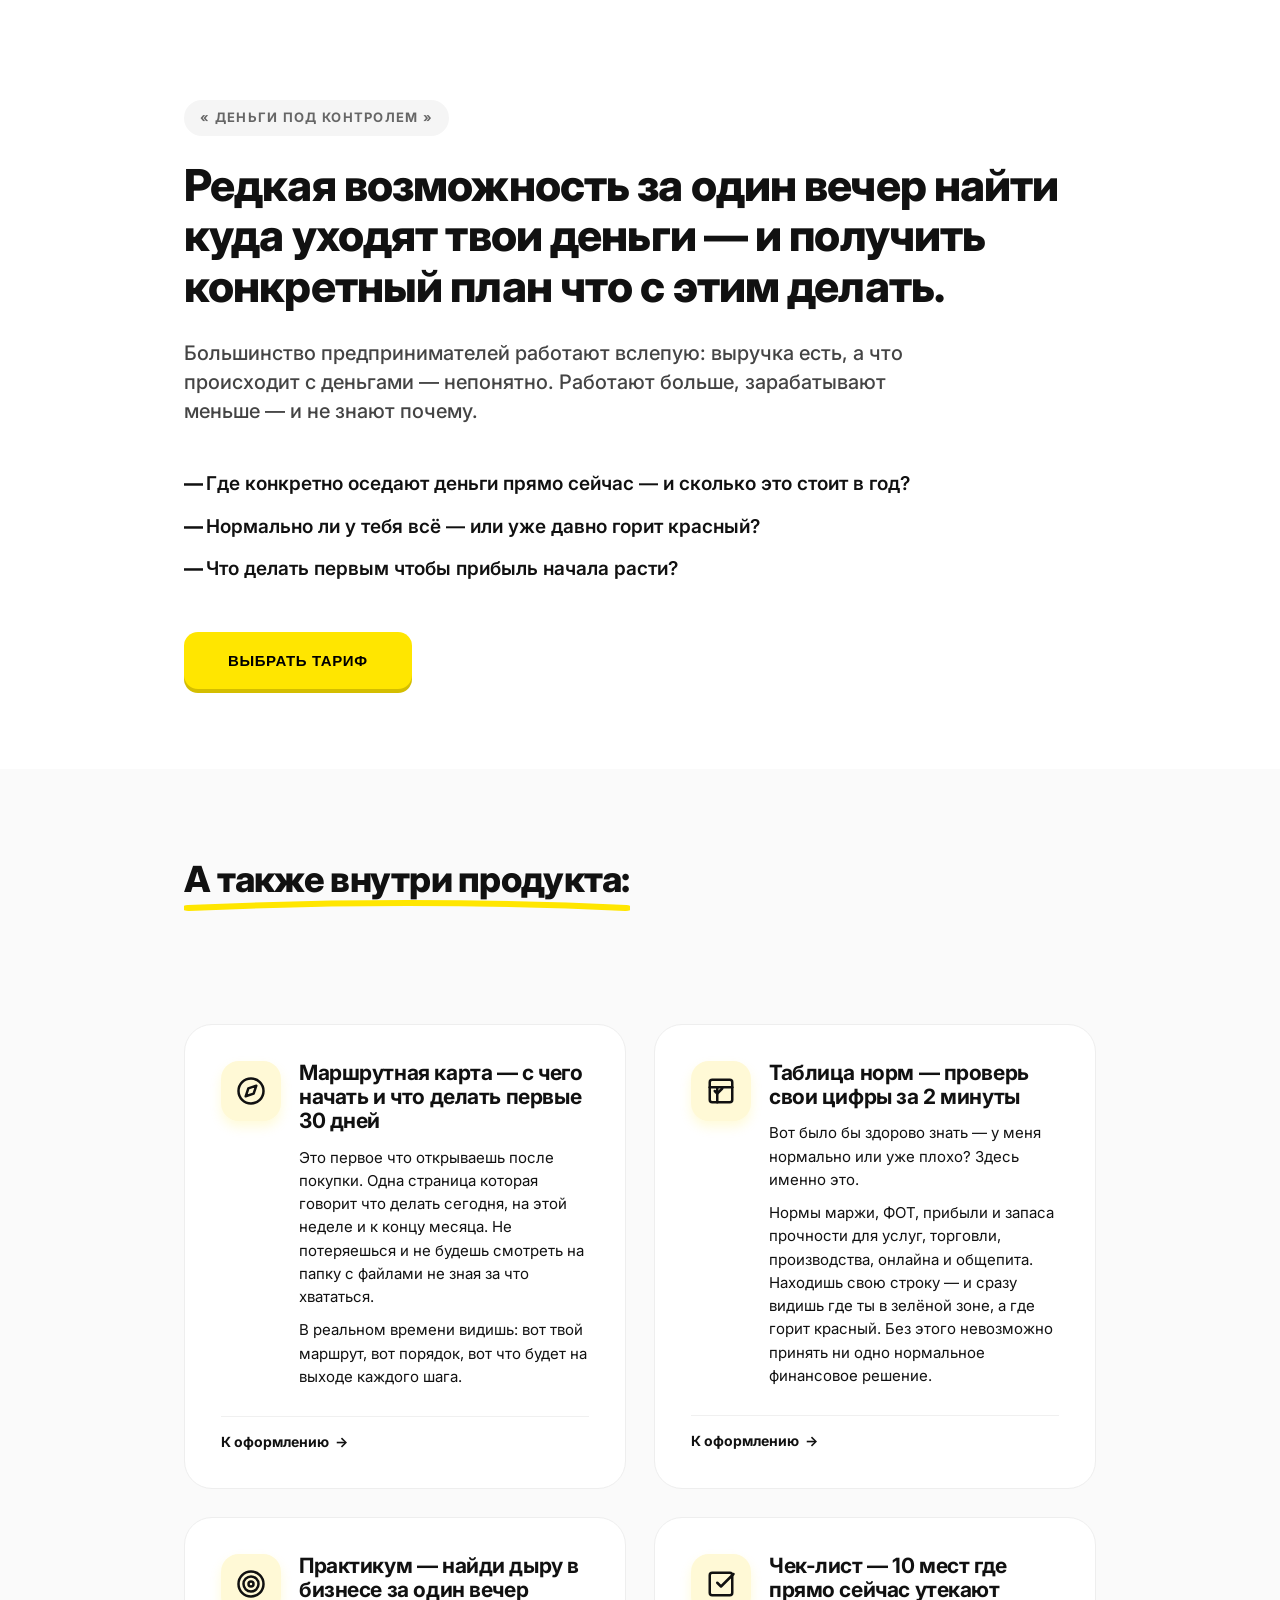
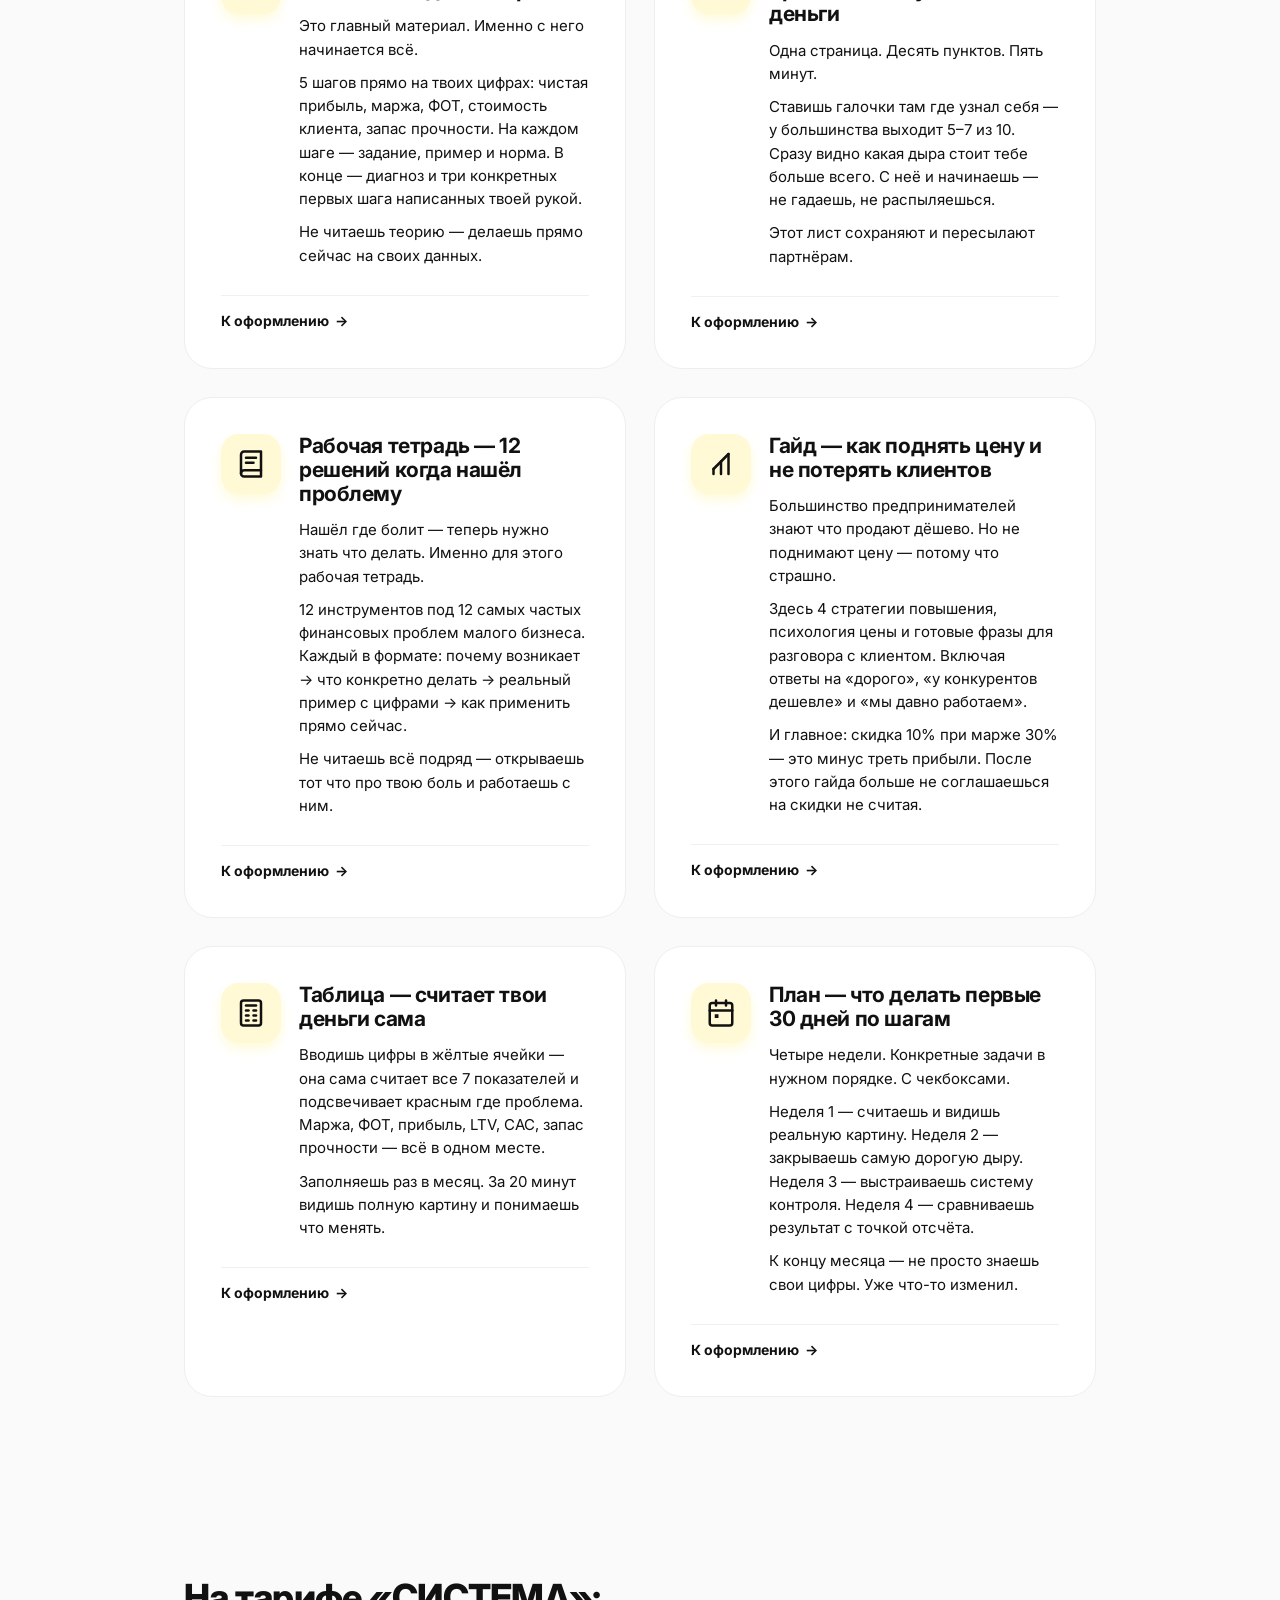
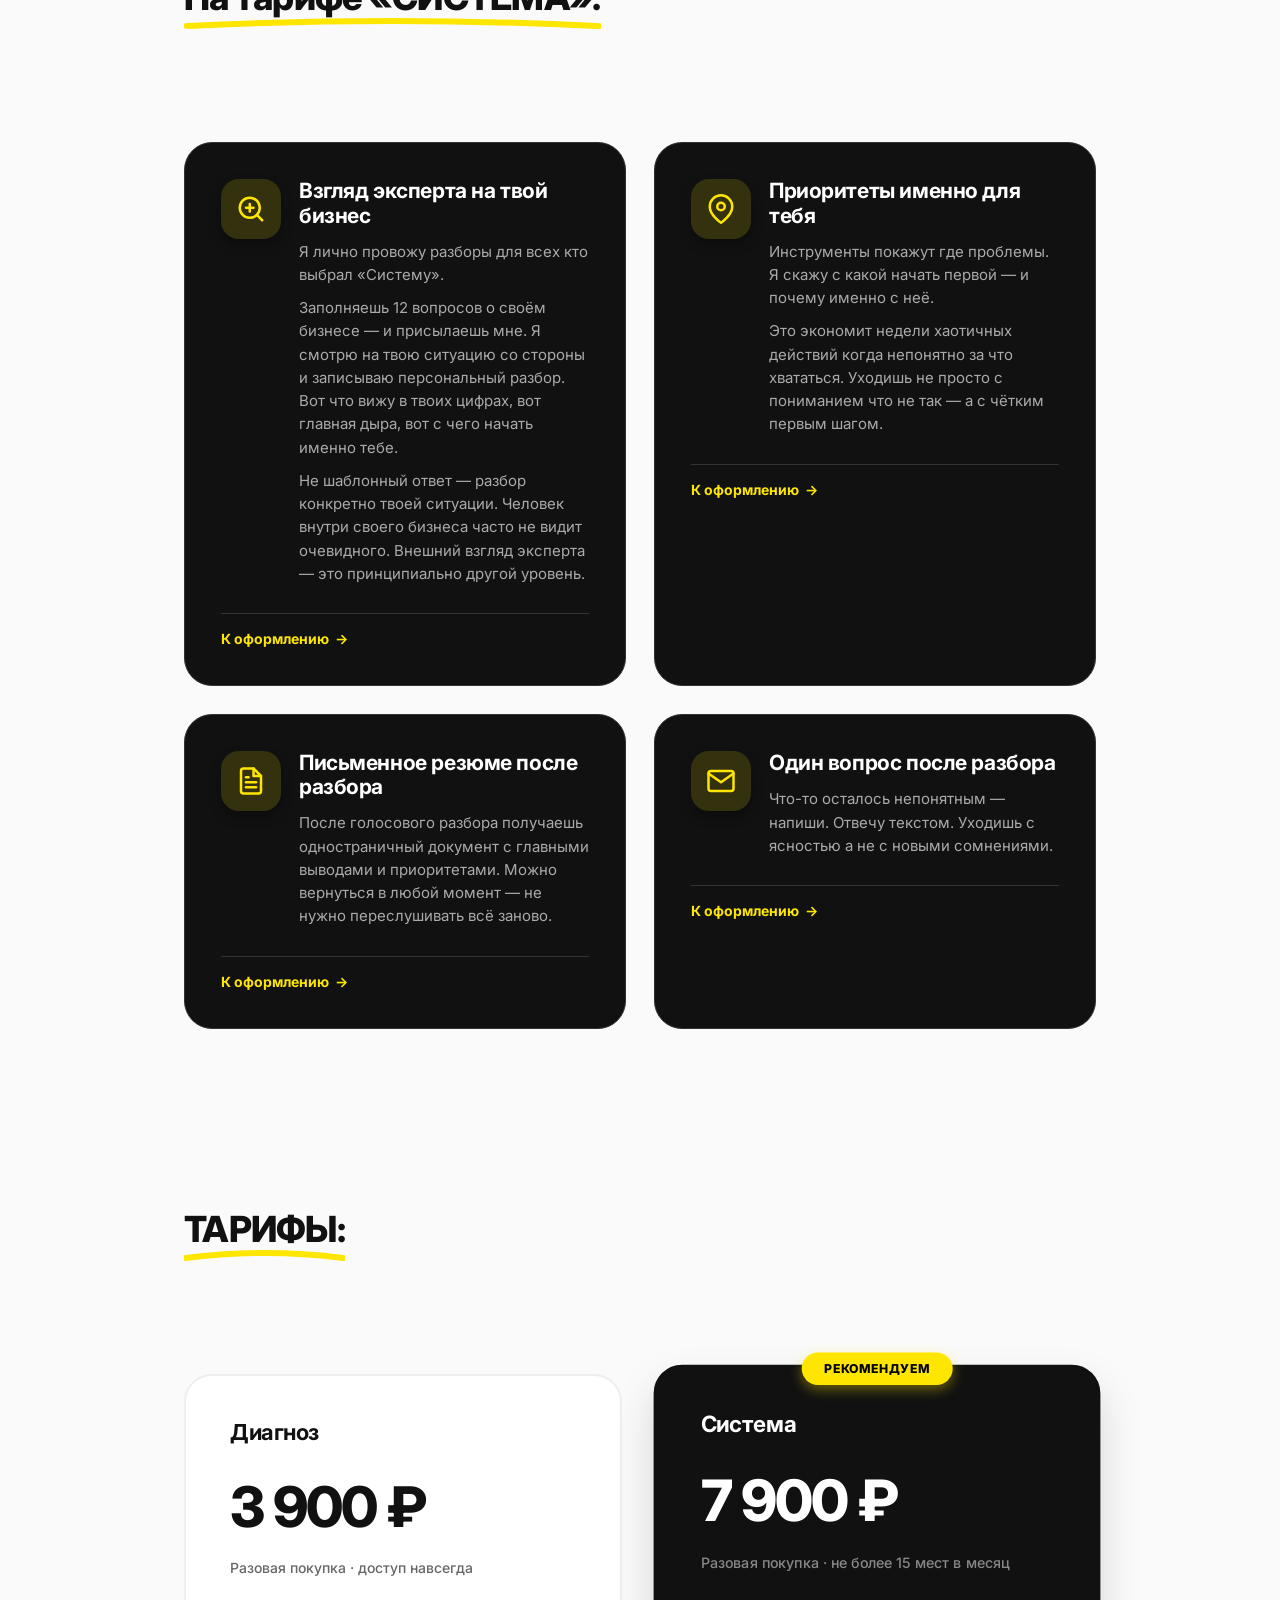
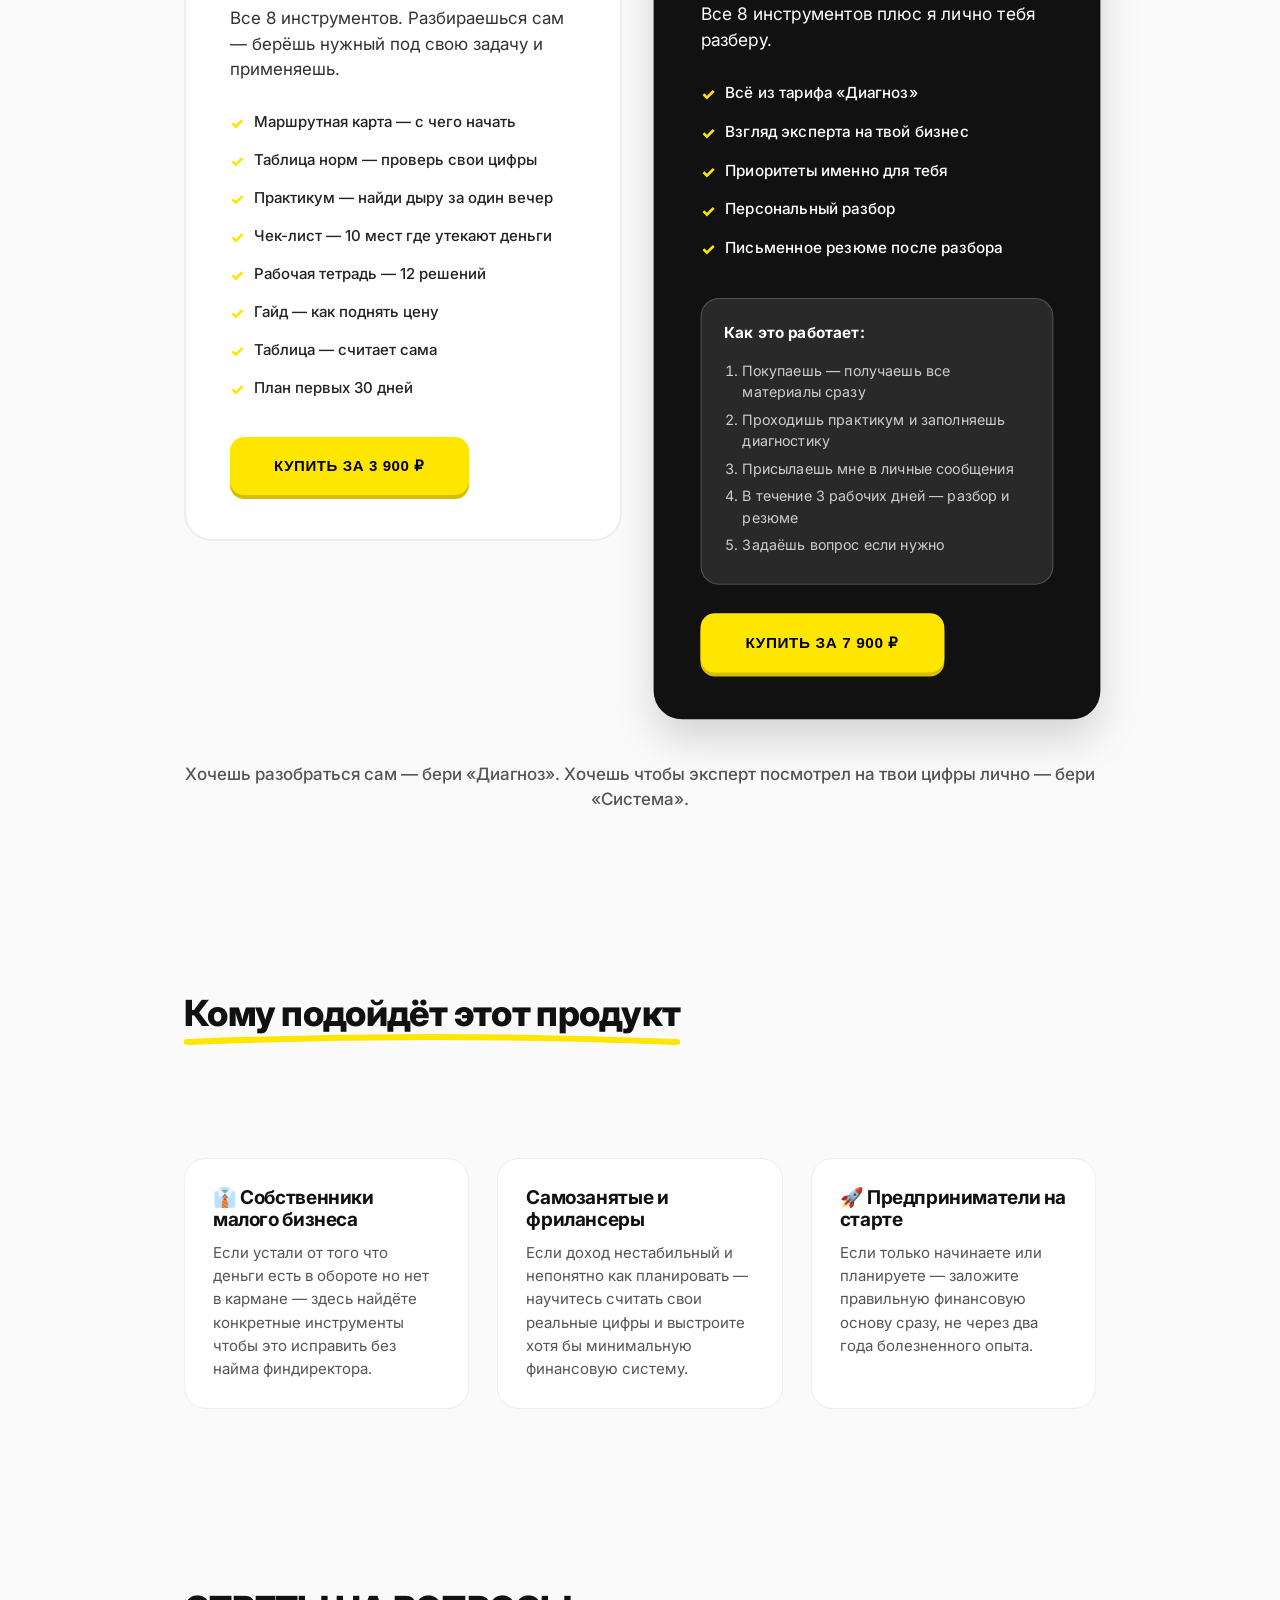
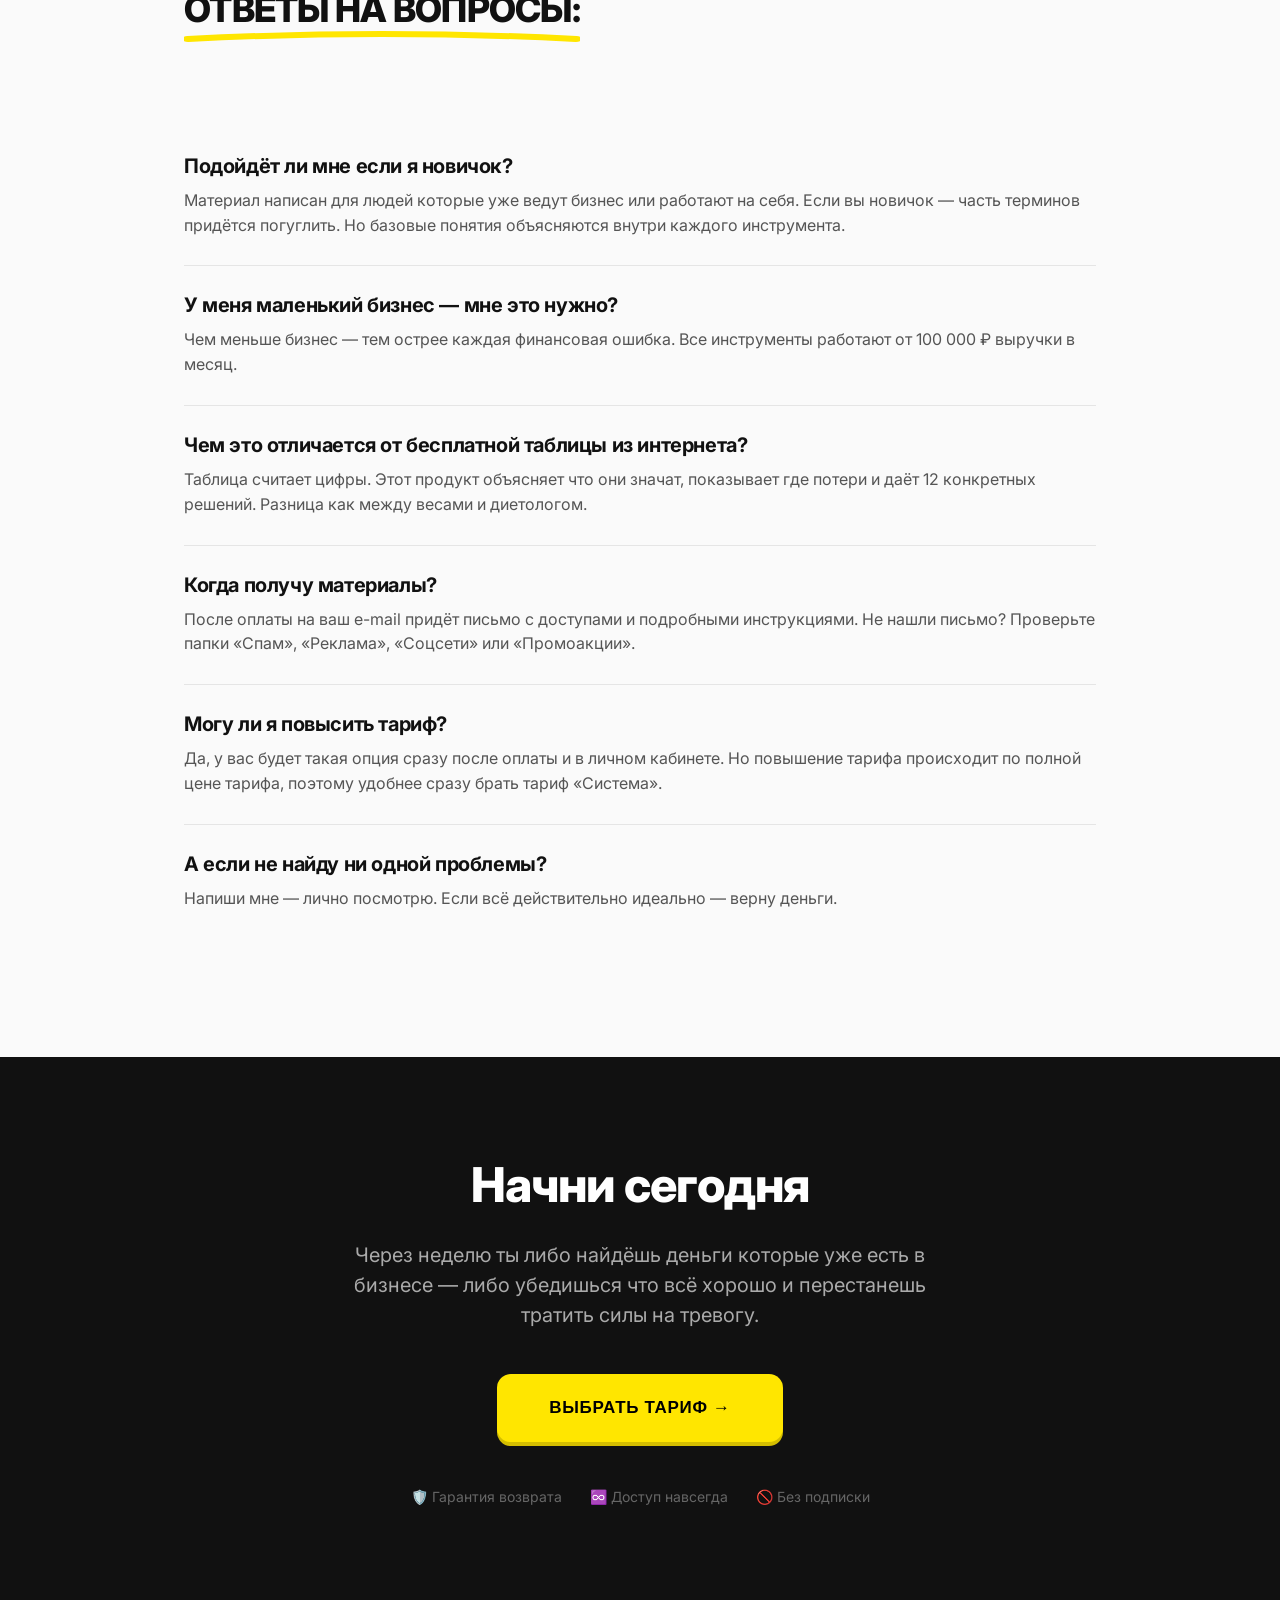
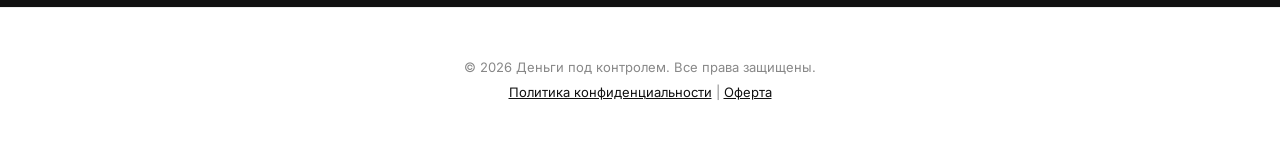
<file: index.html>
<!DOCTYPE html>
<html lang="ru">
<head>
    <meta charset="UTF-8">
    <meta name="viewport" content="width=device-width, initial-scale=1.0">
    <title>Деньги под контролем — Найдите, куда уходят деньги, за один вечер</title>
    <link rel="stylesheet" href="css/style.css">
    <link href="https://fonts.googleapis.com/css2?family=Inter:wght@400;500;600;700;800&display=swap" rel="stylesheet">
</head>
<body>

    <!-- HERO SECTION -->
    <section class="hero">
        <div class="container">
            <div class="hero-content">
                <div class="badge">« Деньги под контролем »</div>
                <h1>Редкая возможность за один вечер найти куда уходят твои деньги — и получить конкретный план что с этим делать.</h1>
                <p class="hero-subtitle">Большинство предпринимателей работают вслепую: выручка есть, а что происходит с деньгами — непонятно. Работают больше, зарабатывают меньше — и не знают почему.</p>
                
                <div class="hero-questions">
                    <div class="question-item">Где конкретно оседают деньги прямо сейчас — и сколько это стоит в год?</div>
                    <div class="question-item">Нормально ли у тебя всё — или уже давно горит красный?</div>
                    <div class="question-item">Что делать первым чтобы прибыль начала расти?</div>
                </div>
                
                <button class="btn-primary" onclick="scrollToTariffs()">Выбрать тариф</button>
            </div>
        </div>
    </section>

    <!-- PRODUCTS SECTION -->
    <section class="products">
        <div class="container">
            <h2 class="section-title">А также внутри продукта:</h2>
            
            <div class="products-grid">
                <!-- Product 1 -->
                <a href="#tariffs" class="product-card" onclick="scrollToTariffs()">
                    <div class="card-header">
                        <div class="card-icon">
                            <svg viewBox="0 0 24 24">
                                <circle cx="12" cy="12" r="10"/>
                                <polygon points="16.24 7.76 14.12 14.12 7.76 16.24 9.88 9.88 16.24 7.76"/>
                            </svg>
                        </div>
                        <div class="card-content">
                            <h3>Маршрутная карта — с чего начать и что делать первые 30 дней</h3>
                            <p>Это первое что открываешь после покупки. Одна страница которая говорит что делать сегодня, на этой неделе и к концу месяца. Не потеряешься и не будешь смотреть на папку с файлами не зная за что хвататься.</p>
                            <p>В реальном времени видишь: вот твой маршрут, вот порядок, вот что будет на выходе каждого шага.</p>
                        </div>
                    </div>
                    <span class="card-cta">К оформлению</span>
                </a>

                <!-- Product 2 -->
                <a href="#tariffs" class="product-card" onclick="scrollToTariffs()">
                    <div class="card-header">
                        <div class="card-icon">
                            <svg viewBox="0 0 24 24">
                                <rect x="3" y="3" width="18" height="18" rx="2" ry="2"/>
                                <line x1="3" y1="9" x2="21" y2="9"/>
                                <line x1="9" y1="21" x2="9" y2="9"/>
                                <path d="M7 12l2 2 4-4"/>
                            </svg>
                        </div>
                        <div class="card-content">
                            <h3>Таблица норм — проверь свои цифры за 2 минуты</h3>
                            <p>Вот было бы здорово знать — у меня нормально или уже плохо? Здесь именно это.</p>
                            <p>Нормы маржи, ФОТ, прибыли и запаса прочности для услуг, торговли, производства, онлайна и общепита. Находишь свою строку — и сразу видишь где ты в зелёной зоне, а где горит красный. Без этого невозможно принять ни одно нормальное финансовое решение.</p>
                        </div>
                    </div>
                    <span class="card-cta">К оформлению</span>
                </a>

                <!-- Product 3 -->
                <a href="#tariffs" class="product-card" onclick="scrollToTariffs()">
                    <div class="card-header">
                        <div class="card-icon">
                            <svg viewBox="0 0 24 24">
                                <circle cx="12" cy="12" r="10"/>
                                <circle cx="12" cy="12" r="6"/>
                                <circle cx="12" cy="12" r="2"/>
                            </svg>
                        </div>
                        <div class="card-content">
                            <h3>Практикум — найди дыру в бизнесе за один вечер</h3>
                            <p>Это главный материал. Именно с него начинается всё.</p>
                            <p>5 шагов прямо на твоих цифрах: чистая прибыль, маржа, ФОТ, стоимость клиента, запас прочности. На каждом шаге — задание, пример и норма. В конце — диагноз и три конкретных первых шага написанных твоей рукой.</p>
                            <p>Не читаешь теорию — делаешь прямо сейчас на своих данных.</p>
                        </div>
                    </div>
                    <span class="card-cta">К оформлению</span>
                </a>

                <!-- Product 4 -->
                <a href="#tariffs" class="product-card" onclick="scrollToTariffs()">
                    <div class="card-header">
                        <div class="card-icon">
                            <svg viewBox="0 0 24 24">
                                <rect x="3" y="3" width="18" height="18" rx="2" ry="2"/>
                                <polyline points="9 11 12 14 22 4"/>
                            </svg>
                        </div>
                        <div class="card-content">
                            <h3>Чек-лист — 10 мест где прямо сейчас утекают деньги</h3>
                            <p>Одна страница. Десять пунктов. Пять минут.</p>
                            <p>Ставишь галочки там где узнал себя — у большинства выходит 5–7 из 10. Сразу видно какая дыра стоит тебе больше всего. С неё и начинаешь — не гадаешь, не распыляешься.</p>
                            <p>Этот лист сохраняют и пересылают партнёрам.</p>
                        </div>
                    </div>
                    <span class="card-cta">К оформлению</span>
                </a>

                <!-- Product 5 -->
                <a href="#tariffs" class="product-card" onclick="scrollToTariffs()">
                    <div class="card-header">
                        <div class="card-icon">
                            <svg viewBox="0 0 24 24">
                                <path d="M4 19.5A2.5 2.5 0 0 1 6.5 17H20"/>
                                <path d="M6.5 2H20v20H6.5A2.5 2.5 0 0 1 4 19.5v-15A2.5 2.5 0 0 1 6.5 2z"/>
                                <line x1="8" y1="7" x2="16" y2="7"/>
                                <line x1="8" y1="11" x2="14" y2="11"/>
                            </svg>
                        </div>
                        <div class="card-content">
                            <h3>Рабочая тетрадь — 12 решений когда нашёл проблему</h3>
                            <p>Нашёл где болит — теперь нужно знать что делать. Именно для этого рабочая тетрадь.</p>
                            <p>12 инструментов под 12 самых частых финансовых проблем малого бизнеса. Каждый в формате: почему возникает → что конкретно делать → реальный пример с цифрами → как применить прямо сейчас.</p>
                            <p>Не читаешь всё подряд — открываешь тот что про твою боль и работаешь с ним.</p>
                        </div>
                    </div>
                    <span class="card-cta">К оформлению</span>
                </a>

                <!-- Product 6 -->
                <a href="#tariffs" class="product-card" onclick="scrollToTariffs()">
                    <div class="card-header">
                        <div class="card-icon">
                            <svg viewBox="0 0 24 24">
                                <line x1="12" y1="20" x2="12" y2="10"/>
                                <line x1="18" y1="20" x2="18" y2="4"/>
                                <line x1="6" y1="20" x2="6" y2="16"/>
                                <polyline points="6 16 12 10 18 4"/>
                            </svg>
                        </div>
                        <div class="card-content">
                            <h3>Гайд — как поднять цену и не потерять клиентов</h3>
                            <p>Большинство предпринимателей знают что продают дёшево. Но не поднимают цену — потому что страшно.</p>
                            <p>Здесь 4 стратегии повышения, психология цены и готовые фразы для разговора с клиентом. Включая ответы на «дорого», «у конкурентов дешевле» и «мы давно работаем».</p>
                            <p>И главное: скидка 10% при марже 30% — это минус треть прибыли. После этого гайда больше не соглашаешься на скидки не считая.</p>
                        </div>
                    </div>
                    <span class="card-cta">К оформлению</span>
                </a>

                <!-- Product 7 -->
                <a href="#tariffs" class="product-card" onclick="scrollToTariffs()">
                    <div class="card-header">
                        <div class="card-icon">
                            <svg viewBox="0 0 24 24">
                                <rect x="4" y="2" width="16" height="20" rx="2" ry="2"/>
                                <line x1="8" y1="6" x2="16" y2="6"/>
                                <line x1="8" y1="10" x2="10" y2="10"/>
                                <line x1="14" y1="10" x2="16" y2="10"/>
                                <line x1="8" y1="14" x2="10" y2="14"/>
                                <line x1="14" y1="14" x2="16" y2="14"/>
                                <line x1="8" y1="18" x2="10" y2="18"/>
                                <line x1="14" y1="18" x2="16" y2="18"/>
                            </svg>
                        </div>
                        <div class="card-content">
                            <h3>Таблица — считает твои деньги сама</h3>
                            <p>Вводишь цифры в жёлтые ячейки — она сама считает все 7 показателей и подсвечивает красным где проблема. Маржа, ФОТ, прибыль, LTV, CAC, запас прочности — всё в одном месте.</p>
                            <p>Заполняешь раз в месяц. За 20 минут видишь полную картину и понимаешь что менять.</p>
                        </div>
                    </div>
                    <span class="card-cta">К оформлению</span>
                </a>

                <!-- Product 8 -->
                <a href="#tariffs" class="product-card" onclick="scrollToTariffs()">
                    <div class="card-header">
                        <div class="card-icon">
                            <svg viewBox="0 0 24 24">
                                <rect x="3" y="4" width="18" height="18" rx="2" ry="2"/>
                                <line x1="16" y1="2" x2="16" y2="6"/>
                                <line x1="8" y1="2" x2="8" y2="6"/>
                                <line x1="3" y1="10" x2="21" y2="10"/>
                                <rect x="7" y="13" width="3" height="3" fill="#111" stroke="none"/>
                            </svg>
                        </div>
                        <div class="card-content">
                            <h3>План — что делать первые 30 дней по шагам</h3>
                            <p>Четыре недели. Конкретные задачи в нужном порядке. С чекбоксами.</p>
                            <p>Неделя 1 — считаешь и видишь реальную картину. Неделя 2 — закрываешь самую дорогую дыру. Неделя 3 — выстраиваешь систему контроля. Неделя 4 — сравниваешь результат с точкой отсчёта.</p>
                            <p>К концу месяца — не просто знаешь свои цифры. Уже что-то изменил.</p>
                        </div>
                    </div>
                    <span class="card-cta">К оформлению</span>
                </a>
            </div>
        </div>
    </section>

    <!-- SYSTEM TARIFF SECTION -->
    <section class="system-tariff" style="background-color: #FAFAFA;">
        <div class="container">
            <h2 class="section-title">На тарифе «СИСТЕМА»:</h2>
            
            <div class="system-grid">
                <a href="#tariffs" class="system-card card-dark" onclick="scrollToTariffs()">
                    <div class="card-header">
                        <div class="card-icon">
                            <svg viewBox="0 0 24 24">
                                <circle cx="11" cy="11" r="8"/>
                                <line x1="21" y1="21" x2="16.65" y2="16.65"/>
                                <line x1="11" y1="8" x2="11" y2="14"/>
                                <line x1="8" y1="11" x2="14" y2="11"/>
                            </svg>
                        </div>
                        <div class="card-content">
                            <h3>Взгляд эксперта на твой бизнес</h3>
                            <p>Я лично провожу разборы для всех кто выбрал «Систему».</p>
                            <p>Заполняешь 12 вопросов о своём бизнесе — и присылаешь мне. Я смотрю на твою ситуацию со стороны и записываю персональный разбор. Вот что вижу в твоих цифрах, вот главная дыра, вот с чего начать именно тебе.</p>
                            <p>Не шаблонный ответ — разбор конкретно твоей ситуации. Человек внутри своего бизнеса часто не видит очевидного. Внешний взгляд эксперта — это принципиально другой уровень.</p>
                        </div>
                    </div>
                    <span class="card-cta">К оформлению</span>
                </a>

                <a href="#tariffs" class="system-card card-dark" onclick="scrollToTariffs()">
                    <div class="card-header">
                        <div class="card-icon">
                            <svg viewBox="0 0 24 24">
                                <path d="M21 10c0 7-9 13-9 13s-9-6-9-13a9 9 0 0 1 18 0z"/>
                                <circle cx="12" cy="10" r="3"/>
                            </svg>
                        </div>
                        <div class="card-content">
                            <h3>Приоритеты именно для тебя</h3>
                            <p>Инструменты покажут где проблемы. Я скажу с какой начать первой — и почему именно с неё.</p>
                            <p>Это экономит недели хаотичных действий когда непонятно за что хвататься. Уходишь не просто с пониманием что не так — а с чётким первым шагом.</p>
                        </div>
                    </div>
                    <span class="card-cta">К оформлению</span>
                </a>

                <a href="#tariffs" class="system-card card-dark" onclick="scrollToTariffs()">
                    <div class="card-header">
                        <div class="card-icon">
                            <svg viewBox="0 0 24 24">
                                <path d="M14 2H6a2 2 0 0 0-2 2v16a2 2 0 0 0 2 2h12a2 2 0 0 0 2-2V8z"/>
                                <polyline points="14 2 14 8 20 8"/>
                                <line x1="16" y1="13" x2="8" y2="13"/>
                                <line x1="16" y1="17" x2="8" y2="17"/>
                                <polyline points="10 9 9 9 8 9"/>
                            </svg>
                        </div>
                        <div class="card-content">
                            <h3>Письменное резюме после разбора</h3>
                            <p>После голосового разбора получаешь одностраничный документ с главными выводами и приоритетами. Можно вернуться в любой момент — не нужно переслушивать всё заново.</p>
                        </div>
                    </div>
                    <span class="card-cta">К оформлению</span>
                </a>

                <a href="#tariffs" class="system-card card-dark" onclick="scrollToTariffs()">
                    <div class="card-header">
                        <div class="card-icon">
                            <svg viewBox="0 0 24 24">
                                <path d="M4 4h16c1.1 0 2 .9 2 2v12c0 1.1-.9 2-2 2H4c-1.1 0-2-.9-2-2V6c0-1.1.9-2 2-2z"/>
                                <polyline points="22,6 12,13 2,6"/>
                            </svg>
                        </div>
                        <div class="card-content">
                            <h3>Один вопрос после разбора</h3>
                            <p>Что-то осталось непонятным — напиши. Отвечу текстом. Уходишь с ясностью а не с новыми сомнениями.</p>
                        </div>
                    </div>
                    <span class="card-cta">К оформлению</span>
                </a>
            </div>
        </div>
    </section>

    <!-- PRICING SECTION -->
    <section class="pricing" id="tariffs">
        <div class="container">
            <h2 class="section-title">ТАРИФЫ:</h2>
            
            <div class="pricing-grid">
                <div class="pricing-card">
                    <h3>Диагноз</h3>
                    <div class="price">3 900 ₽</div>
                    <div class="price-note">Разовая покупка · доступ навсегда</div>
                    <p class="tariff-desc">Все 8 инструментов. Разбираешься сам — берёшь нужный под свою задачу и применяешь.</p>
                    
                    <ul class="tariff-features">
                        <li>Маршрутная карта — с чего начать</li>
                        <li>Таблица норм — проверь свои цифры</li>
                        <li>Практикум — найди дыру за один вечер</li>
                        <li>Чек-лист — 10 мест где утекают деньги</li>
                        <li>Рабочая тетрадь — 12 решений</li>
                        <li>Гайд — как поднять цену</li>
                        <li>Таблица — считает сама</li>
                        <li>План первых 30 дней</li>
                    </ul>
                    
                    <button class="btn-primary" onclick="openModal('diagnosis')">Купить за 3 900 ₽</button>
                </div>

                <div class="pricing-card featured">
                    <div class="featured-badge">РЕКОМЕНДУЕМ</div>
                    <h3>Система</h3>
                    <div class="price">7 900 ₽</div>
                    <div class="price-note">Разовая покупка · не более 15 мест в месяц</div>
                    <p class="tariff-desc">Все 8 инструментов плюс я лично тебя разберу.</p>
                    
                    <ul class="tariff-features">
                        <li>Всё из тарифа «Диагноз»</li>
                        <li>Взгляд эксперта на твой бизнес</li>
                        <li>Приоритеты именно для тебя</li>
                        <li>Персональный разбор</li>
                        <li>Письменное резюме после разбора</li>
                    </ul>
                    
                    <div class="how-it-works">
                        <strong>Как это работает:</strong>
                        <ol>
                            <li>Покупаешь — получаешь все материалы сразу</li>
                            <li>Проходишь практикум и заполняешь диагностику</li>
                            <li>Присылаешь мне в личные сообщения</li>
                            <li>В течение 3 рабочих дней — разбор и резюме</li>
                            <li>Задаёшь вопрос если нужно</li>
                        </ol>
                    </div>
                    
                    <button class="btn-primary" onclick="openModal('system')">Купить за 7 900 ₽</button>
                </div>
            </div>
            
            <p class="pricing-note">Хочешь разобраться сам — бери «Диагноз». Хочешь чтобы эксперт посмотрел на твои цифры лично — бери «Система».</p>
        </div>
    </section>

    <!-- TARGET AUDIENCE -->
    <section class="audience">
        <div class="container">
            <h2 class="section-title">Кому подойдёт этот продукт</h2>
            
            <div class="audience-grid">
                <div class="audience-card">
                    <h3>👔 Собственники малого бизнеса</h3>
                    <p>Если устали от того что деньги есть в обороте но нет в кармане — здесь найдёте конкретные инструменты чтобы это исправить без найма финдиректора.</p>
                </div>
                
                <div class="audience-card">
                    <h3> Самозанятые и фрилансеры</h3>
                    <p>Если доход нестабильный и непонятно как планировать — научитесь считать свои реальные цифры и выстроите хотя бы минимальную финансовую систему.</p>
                </div>
                
                <div class="audience-card">
                    <h3>🚀 Предприниматели на старте</h3>
                    <p>Если только начинаете или планируете — заложите правильную финансовую основу сразу, не через два года болезненного опыта.</p>
                </div>
            </div>
        </div>
    </section>

    <!-- FAQ SECTION -->
    <section class="faq">
        <div class="container">
            <h2 class="section-title">ОТВЕТЫ НА ВОПРОСЫ:</h2>
            
            <div class="faq-list">
                <div class="faq-item">
                    <h3>Подойдёт ли мне если я новичок?</h3>
                    <p>Материал написан для людей которые уже ведут бизнес или работают на себя. Если вы новичок — часть терминов придётся погуглить. Но базовые понятия объясняются внутри каждого инструмента.</p>
                </div>
                
                <div class="faq-item">
                    <h3>У меня маленький бизнес — мне это нужно?</h3>
                    <p>Чем меньше бизнес — тем острее каждая финансовая ошибка. Все инструменты работают от 100 000 ₽ выручки в месяц.</p>
                </div>
                
                <div class="faq-item">
                    <h3>Чем это отличается от бесплатной таблицы из интернета?</h3>
                    <p>Таблица считает цифры. Этот продукт объясняет что они значат, показывает где потери и даёт 12 конкретных решений. Разница как между весами и диетологом.</p>
                </div>
                
                <div class="faq-item">
                    <h3>Когда получу материалы?</h3>
                    <p>После оплаты на ваш e-mail придёт письмо с доступами и подробными инструкциями. Не нашли письмо? Проверьте папки «Спам», «Реклама», «Соцсети» или «Промоакции».</p>
                </div>
                
                <div class="faq-item">
                    <h3>Могу ли я повысить тариф?</h3>
                    <p>Да, у вас будет такая опция сразу после оплаты и в личном кабинете. Но повышение тарифа происходит по полной цене тарифа, поэтому удобнее сразу брать тариф «Система».</p>
                </div>
                
                <div class="faq-item">
                    <h3>А если не найду ни одной проблемы?</h3>
                    <p>Напиши мне — лично посмотрю. Если всё действительно идеально — верну деньги.</p>
                </div>
            </div>
        </div>
    </section>

    <!-- FINAL CTA -->
    <section class="final-cta">
        <div class="container">
            <h2>Начни сегодня</h2>
            <p>Через неделю ты либо найдёшь деньги которые уже есть в бизнесе — либо убедишься что всё хорошо и перестанешь тратить силы на тревогу.</p>
            <button class="btn-primary btn-large" onclick="scrollToTariffs()">Выбрать тариф →</button>
            <div class="guarantees">
                <span>🛡️ Гарантия возврата</span>
                <span>♾️ Доступ навсегда</span>
                <span>🚫 Без подписки</span>
            </div>
        </div>
    </section>

    <!-- ORDER MODAL -->
    <div id="orderModal" class="modal">
        <div class="modal-content">
            <button class="modal-close" onclick="closeModal()">&times;</button>
            <h2 class="modal-title">Оформление заказа</h2>
            <div class="modal-tariff-info" id="modalTariffInfo"></div>
            
            <form id="orderForm" action="https://formspree.io/f/YOUR_FORM_ID" method="POST">
                <input type="hidden" name="tariff" id="tariffInput">
                <input type="hidden" name="price" id="priceInput">
                
                <div class="form-group">
                    <label for="name">Ваше имя *</label>
                    <input type="text" id="name" name="name" required>
                </div>
                
                <div class="form-group">
                    <label for="email">Email *</label>
                    <input type="email" id="email" name="email" required>
                </div>
                
                <div class="form-group">
                    <label for="phone">Телефон</label>
                    <input type="tel" id="phone" name="phone">
                </div>
                
                <div class="form-group checkbox-group">
                    <input type="checkbox" id="offer" name="offer" required>
                    <label for="offer" class="checkbox-label">Нажимая на кнопку "Оплатить", я соглашаюсь с условиями <a href="offer.html" target="_blank">оферты</a> *</label>
                </div>
                
                <div class="form-group checkbox-group">
                    <input type="checkbox" id="privacy" name="privacy" required>
                    <label for="privacy" class="checkbox-label">Даю согласие на обработку персональных данных в соответствии с <a href="privacy.html" target="_blank">политикой конфиденциальности</a> *</label>
                </div>
                
                <button type="submit" class="btn-primary btn-full btn-submit">Перейти к оплате</button>
                <p class="form-note">Если возникли проблемы с оплатой, напишите в поддержку</p>
            </form>
        </div>
    </div>

    <footer>
        <div class="container">
            <p>&copy; 2026 Деньги под контролем. Все права защищены.</p>
            <p><a href="privacy.html">Политика конфиденциальности</a> | <a href="offer.html">Оферта</a></p>
        </div>
    </footer>

    <script src="js/main.js"></script>
</body>
</html>
</file>
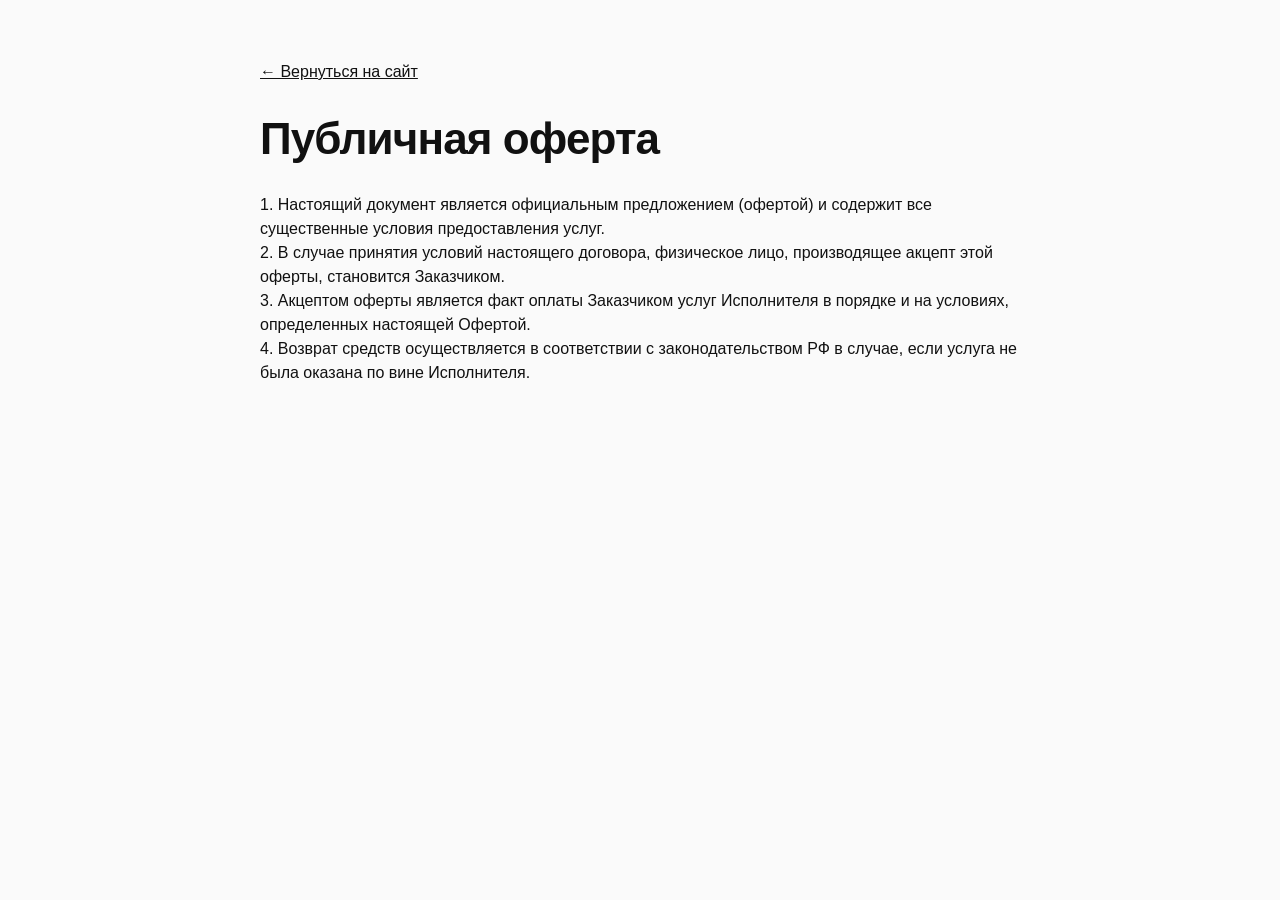
<file: offer.html>
<!DOCTYPE html>
<html lang="ru">
<head>
    <meta charset="UTF-8">
    <title>Публичная оферта</title>
    <link rel="stylesheet" href="css/style.css">
</head>
<body>
    <div class="container" style="padding: 60px 20px; max-width: 800px;">
        <a href="index.html">← Вернуться на сайт</a>
        <h1 style="margin-top: 30px;">Публичная оферта</h1>
        <p>1. Настоящий документ является официальным предложением (офертой) и содержит все существенные условия предоставления услуг.</p>
        <p>2. В случае принятия условий настоящего договора, физическое лицо, производящее акцепт этой оферты, становится Заказчиком.</p>
        <p>3. Акцептом оферты является факт оплаты Заказчиком услуг Исполнителя в порядке и на условиях, определенных настоящей Офертой.</p>
        <p>4. Возврат средств осуществляется в соответствии с законодательством РФ в случае, если услуга не была оказана по вине Исполнителя.</p>
    </div>
</body>
</html>
</file>
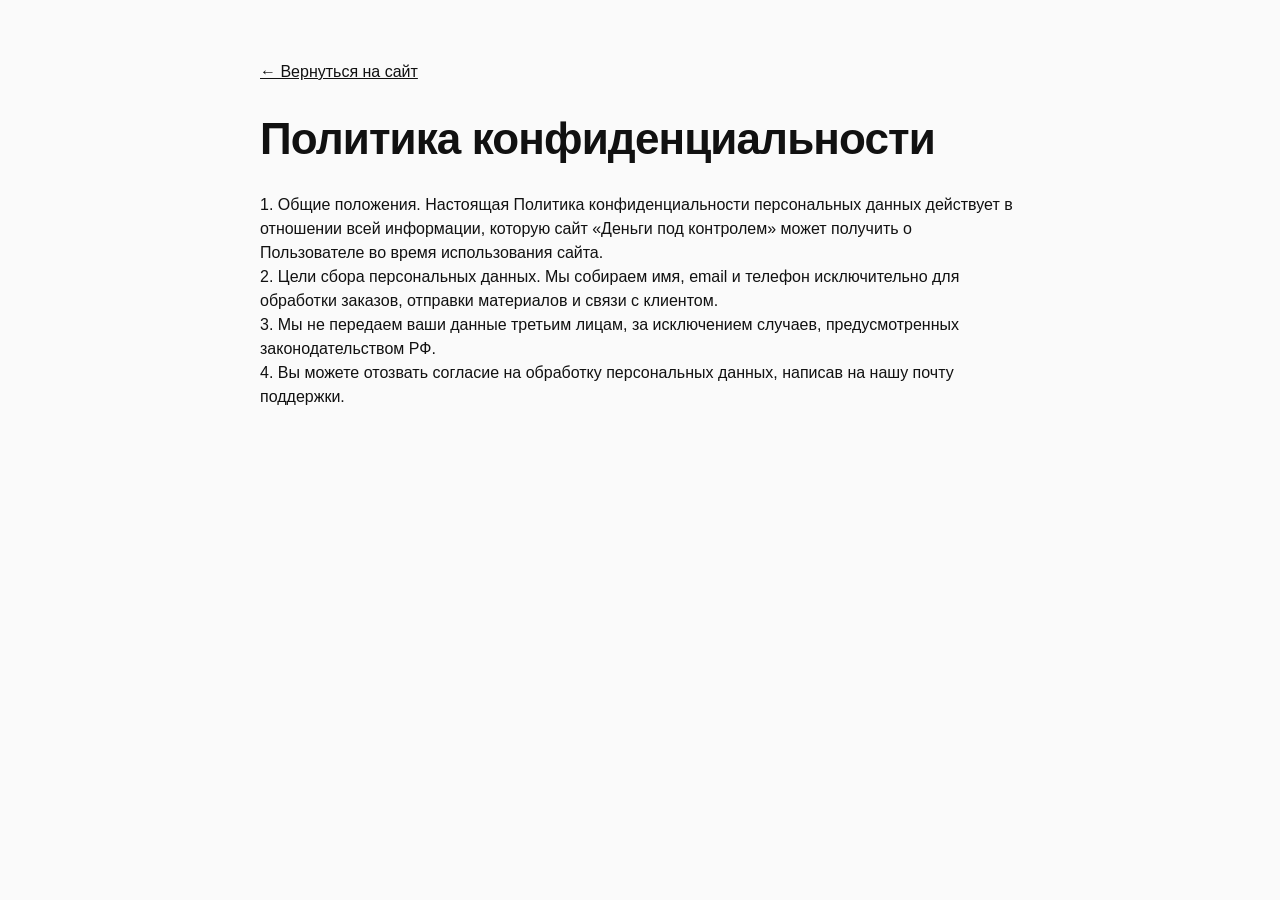
<file: privacy.html>
<!DOCTYPE html>
<html lang="ru">
<head>
    <meta charset="UTF-8">
    <title>Политика конфиденциальности</title>
    <link rel="stylesheet" href="css/style.css">
</head>
<body>
    <div class="container" style="padding: 60px 20px; max-width: 800px;">
        <a href="index.html">← Вернуться на сайт</a>
        <h1 style="margin-top: 30px;">Политика конфиденциальности</h1>
        <p>1. Общие положения. Настоящая Политика конфиденциальности персональных данных действует в отношении всей информации, которую сайт «Деньги под контролем» может получить о Пользователе во время использования сайта.</p>
        <p>2. Цели сбора персональных данных. Мы собираем имя, email и телефон исключительно для обработки заказов, отправки материалов и связи с клиентом.</p>
        <p>3. Мы не передаем ваши данные третьим лицам, за исключением случаев, предусмотренных законодательством РФ.</p>
        <p>4. Вы можете отозвать согласие на обработку персональных данных, написав на нашу почту поддержки.</p>
    </div>
</body>
</html>
</file>
<file: css/style.css>
/* Базовые настройки */
* {
    box-sizing: border-box;
    margin: 0;
    padding: 0;
}

body {
    font-family: 'Inter', -apple-system, BlinkMacSystemFont, "Segoe UI", Roboto, sans-serif;
    color: #111;
    background-color: #FAFAFA;
    line-height: 1.5;
    -webkit-font-smoothing: antialiased;
}

.container {
    max-width: 960px;
    margin: 0 auto;
    padding: 0 24px;
}

a { color: #111; }
a:hover { color: #111; }

h1, h2, h3 {
    font-weight: 800;
    line-height: 1.15;
    letter-spacing: -0.02em;
}

h1 {
    font-size: 44px;
    margin-bottom: 28px;
}

/* Заголовок секции с волной */
.section-title {
    font-size: 36px;
    margin-bottom: 56px;
    position: relative;
    display: inline-block;
    z-index: 2;
    padding-bottom: 12px;
}

/* ВОЛНА — маленький размер, один изгиб, строго под текстом */
.section-title::after {
    content: '';
    position: absolute;
    bottom: 0;
    left: 0;
    right: 0;
    height: 14px;
    z-index: -1;
    pointer-events: none;
    background-image: url("data:image/svg+xml,%3Csvg xmlns='http://www.w3.org/2000/svg' viewBox='0 0 200 14' preserveAspectRatio='none'%3E%3Cpath d='M2,10 Q100,0 198,10' stroke='%23FFE600' stroke-width='6' fill='none' stroke-linecap='round'/%3E%3C/svg%3E");
    background-repeat: no-repeat;
    background-size: 100% 100%;
}

h3 {
    font-size: 22px;
    margin-bottom: 14px;
    font-weight: 700;
}

/* Кнопки */
.btn-primary {
    background-color: #FFE600;
    color: #000;
    font-weight: 700;
    text-transform: uppercase;
    border: none;
    padding: 20px 44px;
    border-radius: 14px;
    font-size: 15px;
    cursor: pointer;
    transition: all 0.25s;
    display: inline-block;
    letter-spacing: 0.04em;
    box-shadow: 0 4px 0 #D4BE00;
}

.btn-primary:hover {
    transform: translateY(-2px);
    box-shadow: 0 6px 0 #D4BE00;
}

.btn-primary:active {
    transform: translateY(2px);
    box-shadow: 0 0 0 #D4BE00;
}

.btn-large { padding: 24px 52px; font-size: 17px; }
.btn-full { width: 100%; margin-top: 24px; }

/* HERO */
.hero {
    padding: 100px 0 80px;
    background-color: #fff;
}

.badge {
    display: inline-block;
    font-size: 13px;
    font-weight: 700;
    text-transform: uppercase;
    letter-spacing: 0.1em;
    margin-bottom: 24px;
    color: #666;
    background: #F5F5F5;
    padding: 8px 16px;
    border-radius: 100px;
}

.hero-subtitle {
    font-size: 20px;
    color: #444;
    max-width: 720px;
    margin-bottom: 44px;
    line-height: 1.45;
    font-weight: 500;
}

.hero-questions { margin-bottom: 48px; }

.question-item {
    font-size: 19px;
    margin-bottom: 14px;
    font-weight: 600;
    color: #111;
    padding-left: 22px;
    position: relative;
}

.question-item::before {
    content: '—';
    position: absolute;
    left: 0;
    color: #111;
    font-weight: 800;
}

section { padding: 90px 0; }

/* Карточки */
.products-grid, .system-grid {
    display: grid;
    grid-template-columns: repeat(2, 1fr);
    gap: 28px;
    margin-top: 56px;
}

.product-card, .system-card {
    background-color: #FFFFFF;
    padding: 36px;
    border-radius: 28px;
    display: flex;
    flex-direction: column;
    gap: 16px;
    border: 1px solid #EEEEEE;
    transition: all 0.3s ease;
    cursor: pointer;
    text-decoration: none !important;
    color: inherit !important;
    position: relative;
}

/* Убираем подчёркивание у всего внутри карточки */
.product-card *, .system-card * {
    text-decoration: none !important;
    color: inherit !important;
}

.product-card:hover, .system-card:hover {
    transform: translateY(-5px);
    box-shadow: 0 16px 32px rgba(0,0,0,0.08);
    border-color: #FFE600;
}

.card-header {
    display: flex;
    align-items: flex-start;
    gap: 18px;
}

/* Иконка-контейнер */
.card-icon {
    width: 60px;
    height: 60px;
    min-width: 60px;
    display: flex;
    align-items: center;
    justify-content: center;
    background: #FFF9D6;
    border-radius: 18px;
    flex-shrink: 0;
    box-shadow: 0 6px 12px rgba(255, 230, 0, 0.15);
}

/* SVG иконки */
.card-icon svg {
    width: 30px;
    height: 30px;
    stroke: #111;
    stroke-width: 2;
    stroke-linecap: round;
    stroke-linejoin: round;
    fill: none;
}

.card-dark .card-icon {
    background: rgba(255, 230, 0, 0.15);
    box-shadow: 0 6px 12px rgba(0,0,0,0.3);
}

.card-dark .card-icon svg {
    stroke: #FFE600;
}

.card-content { flex: 1; }
.card-content h3 { font-size: 21px; margin-bottom: 12px; }
.card-content p { font-size: 15px; color: #555; margin-bottom: 10px; line-height: 1.55; }
.card-content p:last-child { margin-bottom: 0; }

.card-cta {
    display: inline-flex;
    align-items: center;
    gap: 6px;
    font-size: 14px;
    font-weight: 700;
    color: #111 !important;
    margin-top: 12px;
    padding-top: 14px;
    border-top: 1px solid #F0F0F0;
    transition: all 0.2s;
}

.card-cta::after {
    content: '→';
    transition: transform 0.2s;
}

.product-card:hover .card-cta::after,
.system-card:hover .card-cta::after {
    transform: translateX(4px);
}

.card-dark {
    background-color: #111111;
    color: #FFFFFF;
    border: 1px solid #333333;
}

.card-dark h3, .card-dark p { color: #FFFFFF !important; }
.card-dark p { color: #AAAAAA !important; }
.card-dark .card-cta {
    color: #FFE600 !important;
    border-top-color: #333;
}
.card-dark .card-cta::after {
    color: #FFE600;
}

/* Тарифы */
.pricing-grid {
    display: grid;
    grid-template-columns: repeat(2, 1fr);
    gap: 36px;
    margin-top: 56px;
    align-items: start;
}

.pricing-card {
    background: #FFFFFF;
    border: 2px solid #EEEEEE;
    border-radius: 28px;
    padding: 44px;
    position: relative;
}

.pricing-card.featured {
    background: #111111;
    border-color: #111111;
    color: #FFFFFF;
    box-shadow: 0 20px 40px rgba(0,0,0,0.15);
    transform: scale(1.02);
}

.featured-badge {
    position: absolute;
    top: -14px;
    left: 50%;
    transform: translateX(-50%);
    background: #FFE600;
    color: #000;
    padding: 7px 22px;
    border-radius: 100px;
    font-size: 12px;
    font-weight: 800;
    text-transform: uppercase;
    letter-spacing: 0.05em;
    box-shadow: 0 4px 12px rgba(255, 230, 0, 0.4);
}

.pricing-card.featured h3, 
.pricing-card.featured .price, 
.pricing-card.featured .tariff-desc,
.pricing-card.featured .tariff-features li {
    color: #FFFFFF;
}

.pricing-card.featured .price-note { color: #888; }

.price {
    font-size: 56px;
    font-weight: 800;
    margin: 20px 0 8px;
    letter-spacing: -0.03em;
}

.price-note {
    font-size: 14px;
    color: #666;
    margin-bottom: 28px;
    font-weight: 500;
}

.tariff-desc {
    font-size: 17px;
    margin-bottom: 28px;
    line-height: 1.5;
    color: #333;
}

.tariff-features {
    list-style: none;
    margin-bottom: 36px;
}

.tariff-features li {
    margin-bottom: 14px;
    font-size: 15px;
    font-weight: 500;
    color: #222;
    display: flex;
    align-items: flex-start;
    gap: 10px;
}

.tariff-features li::before {
    content: '✓';
    color: #FFE600;
    font-weight: 800;
    font-size: 16px;
    flex-shrink: 0;
}

.how-it-works {
    background: rgba(255, 255, 255, 0.1);
    border: 1px solid rgba(255, 255, 255, 0.2);
    padding: 22px;
    border-radius: 18px;
    margin-bottom: 28px;
    font-size: 14px;
    color: #CCC;
}

.how-it-works strong {
    display: block;
    margin-bottom: 14px;
    font-size: 15px;
    color: #FFF;
}

.how-it-works ol { padding-left: 18px; }
.how-it-works li { margin-bottom: 6px; }

.pricing-note {
    text-align: center;
    font-size: 17px;
    color: #555;
    margin-top: 52px;
    font-weight: 500;
}

/* Аудитория */
.audience-grid {
    display: grid;
    grid-template-columns: repeat(3, 1fr);
    gap: 28px;
    margin-top: 56px;
}

.audience-card {
    background: #FFF;
    padding: 28px;
    border-radius: 22px;
    border: 1px solid #EEE;
}

.audience-card h3 { font-size: 19px; margin-bottom: 10px; }
.audience-card p { font-size: 15px; color: #555; line-height: 1.55; }

/* FAQ */
.faq-list { margin-top: 56px; }

.faq-item {
    margin-bottom: 28px;
    padding-bottom: 28px;
    border-bottom: 1px solid #E5E5E5;
}

.faq-item:last-child { border-bottom: none; }
.faq-item h3 { font-size: 20px; margin-bottom: 10px; }
.faq-item p { font-size: 16px; color: #555; line-height: 1.55; }

/* Финальный CTA */
.final-cta {
    text-align: center;
    padding: 100px 0;
    background: #111;
    color: #FFF;
}

.final-cta h2 {
    font-size: 48px;
    margin-bottom: 28px;
    color: #FFF;
}

.final-cta h2::after {
    background-image: url("data:image/svg+xml,%3Csvg xmlns='http://www.w3.org/2000/svg' viewBox='0 0 200 14' preserveAspectRatio='none'%3E%3Cpath d='M2,10 Q100,0 198,10' stroke='%23FFE600' stroke-width='6' fill='none' stroke-linecap='round'/%3E%3C/svg%3E");
    background-repeat: no-repeat;
    background-size: 100% 100%;
}

.final-cta p {
    font-size: 20px;
    color: #AAA;
    max-width: 640px;
    margin: 0 auto 44px;
    line-height: 1.5;
}

.guarantees {
    margin-top: 44px;
    font-size: 14px;
    color: #666;
    display: flex;
    justify-content: center;
    gap: 28px;
}

/* МОДАЛЬНОЕ ОКНО */
.modal {
    display: none;
    position: fixed;
    z-index: 1000;
    left: 0;
    top: 0;
    width: 100%;
    height: 100%;
    background-color: rgba(0,0,0,0.75);
    backdrop-filter: blur(4px);
    align-items: center;
    justify-content: center;
    padding: 20px;
}

.modal.active { display: flex; }

.modal-content {
    background: #FFF;
    padding: 44px;
    border-radius: 28px;
    width: 100%;
    max-width: 500px;
    position: relative;
    max-height: 90vh;
    overflow-y: auto;
    box-shadow: 0 28px 56px rgba(0,0,0,0.2);
}

.modal-close {
    position: absolute;
    top: 20px;
    right: 20px;
    font-size: 28px;
    cursor: pointer;
    background: #F5F5F5;
    border: none;
    width: 36px;
    height: 36px;
    border-radius: 50%;
    color: #666;
    display: flex;
    align-items: center;
    justify-content: center;
    transition: all 0.2s;
}

.modal-close:hover { background: #FFE600; color: #000; }

.modal-title {
    font-size: 28px;
    margin-bottom: 8px;
    text-align: center;
}

.modal-title::after { display: none; }

.modal-tariff-info {
    text-align: center;
    font-size: 17px;
    font-weight: 600;
    margin-bottom: 28px;
    color: #666;
    background: #F5F5F5;
    padding: 10px;
    border-radius: 10px;
}

.form-group { margin-bottom: 20px; }

.form-group label {
    display: block;
    font-size: 13px;
    font-weight: 700;
    margin-bottom: 7px;
    color: #111;
    text-transform: uppercase;
    letter-spacing: 0.04em;
}

.form-group input[type="text"],
.form-group input[type="email"],
.form-group input[type="tel"] {
    width: 100%;
    padding: 16px;
    border: 2px solid #EEEEEE;
    border-radius: 14px;
    font-size: 15px;
    outline: none;
    transition: all 0.2s;
    font-family: inherit;
    background: #FAFAFA;
}

.form-group input:focus {
    border-color: #FFE600;
    background: #FFF;
}

.checkbox-group {
    display: flex;
    align-items: flex-start;
    gap: 10px;
}

.checkbox-group input[type="checkbox"] {
    margin-top: 3px;
    width: 18px;
    height: 18px;
    cursor: pointer;
    flex-shrink: 0;
    accent-color: #FFE600;
}

.checkbox-label {
    font-size: 13px;
    color: #666;
    font-weight: 400;
    cursor: pointer;
    line-height: 1.5;
}

.form-note {
    font-size: 12px;
    color: #999;
    text-align: center;
    margin-top: 20px;
}

footer {
    padding: 50px 0;
    text-align: center;
    font-size: 13px;
    color: #888;
    background: #FFF;
    border-top: 1px solid #EEE;
}

footer p { margin-bottom: 6px; }

@media (max-width: 968px) {
    h1 { font-size: 34px; }
    h2, .section-title { font-size: 28px; }
    .products-grid, .system-grid, .pricing-grid, .audience-grid {
        grid-template-columns: 1fr;
    }
    .pricing-card.featured { transform: scale(1); }
    .modal-content { padding: 28px 22px; }
}

@media (max-width: 640px) {
    h1 { font-size: 28px; }
    .hero { padding: 70px 0 50px; }
    section { padding: 60px 0; }
    .btn-primary { padding: 18px 28px; font-size: 14px; width: 100%; }
    .price { font-size: 44px; }
    .guarantees { flex-direction: column; gap: 12px; }
    .product-card, .system-card { padding: 26px; }
    .pricing-card { padding: 32px; }
}
</file>
